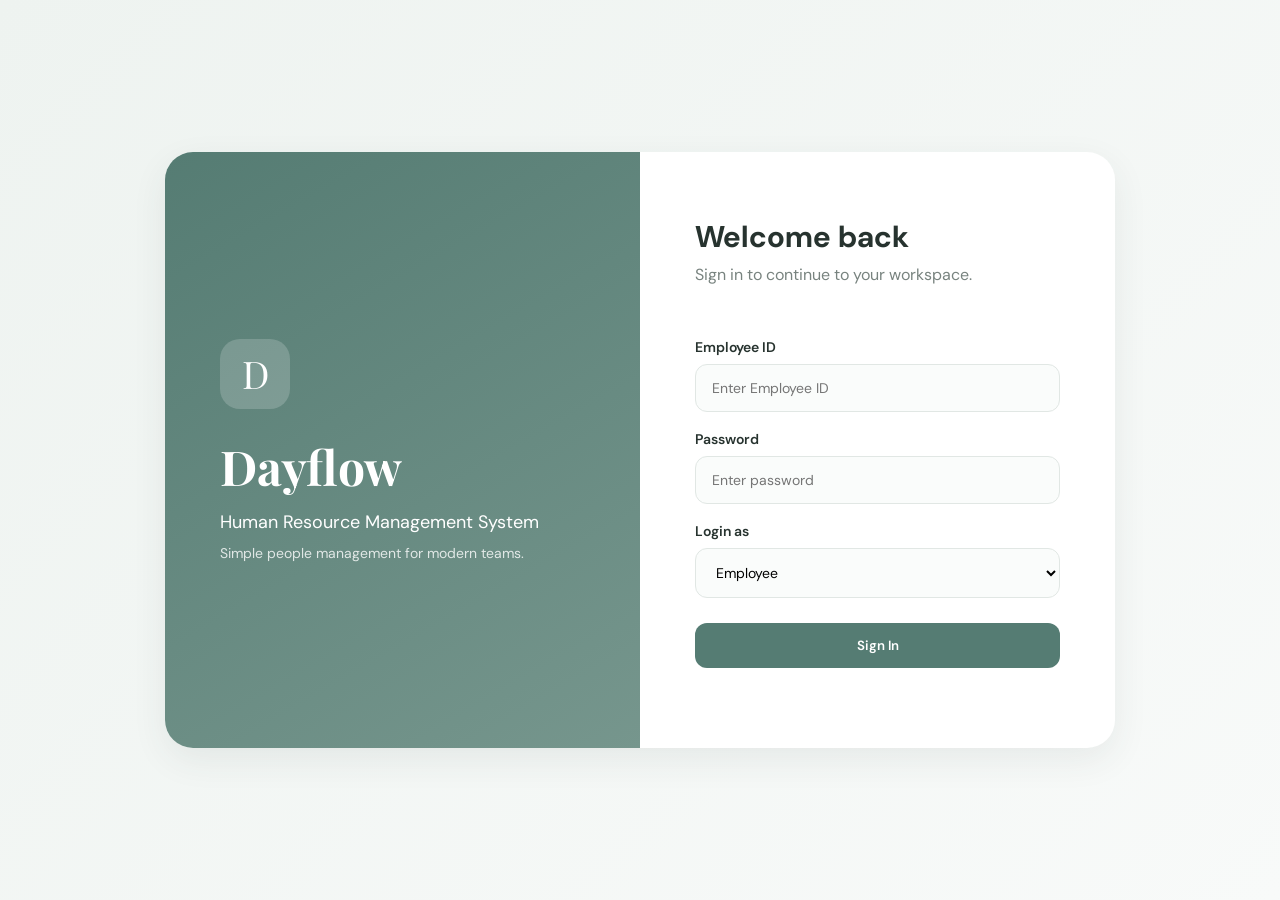
<file: index.html>
<!DOCTYPE html>
<html lang="en">
<head>
    <meta charset="UTF-8">
    <meta name="viewport" content="width=device-width, initial-scale=1.0">
    <title>Dayflow | HRMS</title>
    <link rel="stylesheet" href="style.css">
</head>

<body class="login-page">

    <div class="login-wrapper">

        <div class="login-brand">
            <div class="brand-logo">D</div>

            <h1>Dayflow</h1>

            <p>Human Resource Management System</p>

            <span>
                Simple people management for modern teams.
            </span>
        </div>

        <div class="login-box">

            <div class="login-heading">
                <h2>Welcome back</h2>
                <p>Sign in to continue to your workspace.</p>
            </div>

            <form id="loginForm">

                <label for="employeeId">Employee ID</label>

                <input
                    type="text"
                    id="employeeId"
                    placeholder="Enter Employee ID"
                    autocomplete="username"
                >

                <label for="password">Password</label>

                <input
                    type="password"
                    id="password"
                    placeholder="Enter password"
                    autocomplete="current-password"
                >

                <label for="role">Login as</label>

                <select id="role">
                    <option value="employee">Employee</option>
                    <option value="hr">HR / Admin</option>
                </select>

                <button type="submit" class="primary-btn login-btn">
                    Sign In
                </button>

            </form>

            <p id="loginMessage" class="login-message"></p>

        </div>

    </div>

    <script src="script.js"></script>

</body>
</html>
</file>
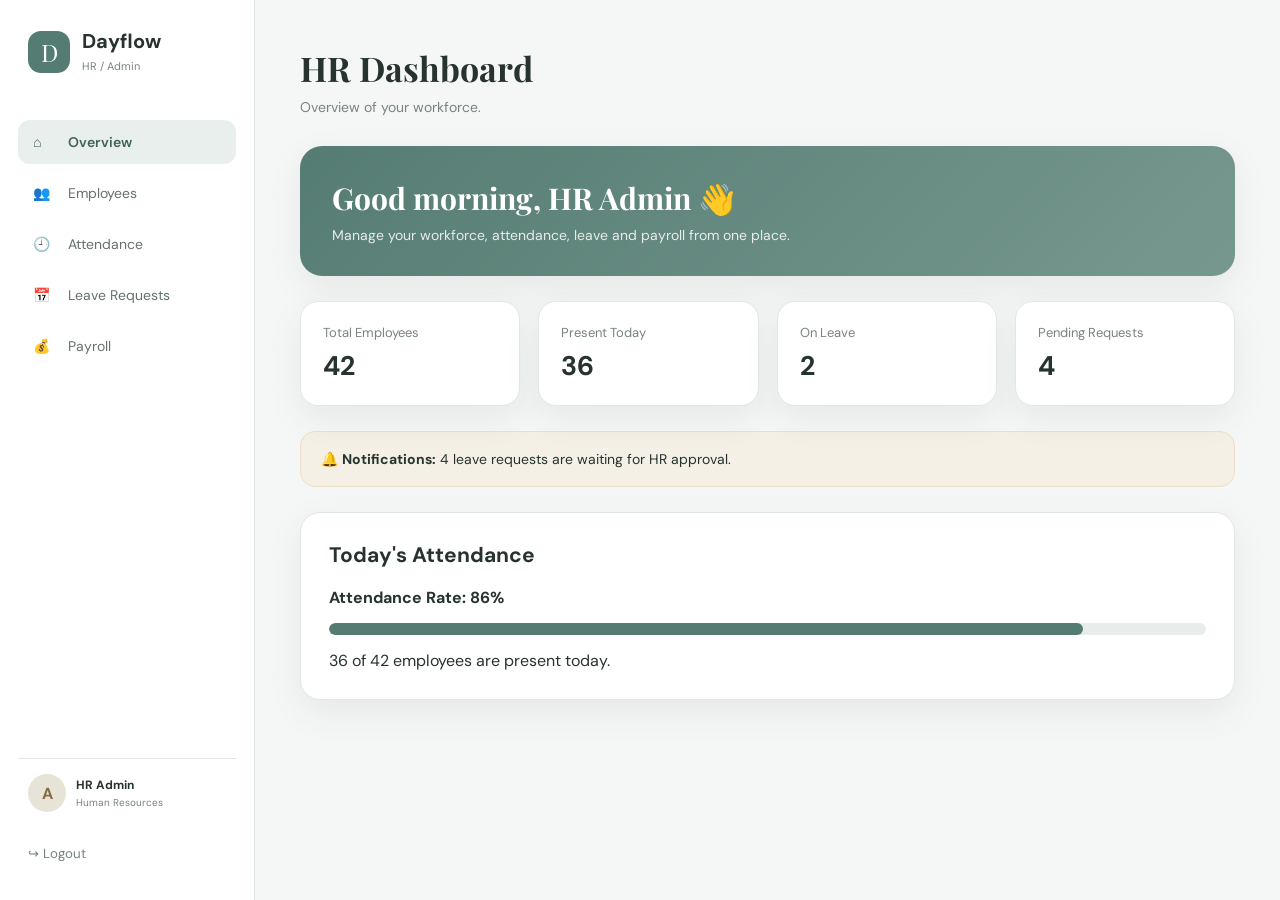
<file: admin.html>
<!DOCTYPE html>
<html lang="en">

<head>
    <meta charset="UTF-8">
    <meta name="viewport" content="width=device-width, initial-scale=1.0">

    <title>Dayflow | HR Admin</title>

    <link rel="stylesheet" href="style.css">
</head>

<body class="dashboard-body">

<div class="app-layout">

    <aside class="sidebar">

        <div class="sidebar-brand">

            <div class="small-logo">D</div>

            <div>
                <h2>Dayflow</h2>
                <span>HR / Admin</span>
            </div>

        </div>


        <nav class="sidebar-nav">

            <button onclick="showAdminSection('overview')" class="nav-item active">
                <span>⌂</span>
                Overview
            </button>

            <button onclick="showAdminSection('employees')" class="nav-item">
                <span>👥</span>
                Employees
            </button>

            <button onclick="showAdminSection('attendance')" class="nav-item">
                <span>🕘</span>
                Attendance
            </button>

            <button onclick="showAdminSection('leave')" class="nav-item">
                <span>📅</span>
                Leave Requests
            </button>

            <button onclick="showAdminSection('payroll')" class="nav-item">
                <span>💰</span>
                Payroll
            </button>

        </nav>


        <div class="sidebar-bottom">

            <div class="mini-user">

                <div class="avatar admin-avatar">A</div>

                <div>
                    <strong>HR Admin</strong>
                    <span>Human Resources</span>
                </div>

            </div>

            <button onclick="logout()" class="logout-side">
                ↪ Logout
            </button>

        </div>

    </aside>


    <main class="main-content">

        <div id="adminContent"></div>

    </main>

</div>

<script src="script.js"></script>

</body>
</html>
</file>
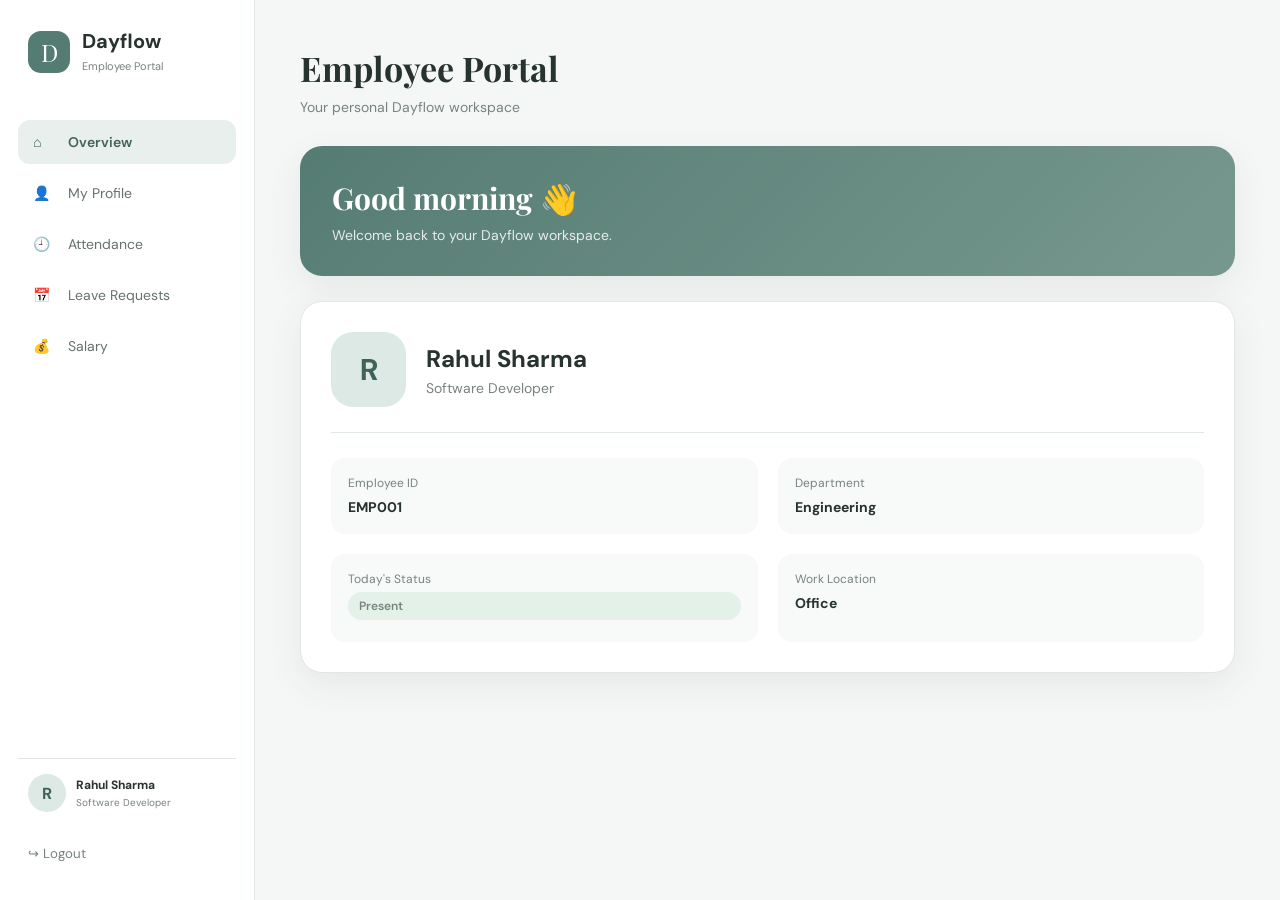
<file: employee.html>
<!DOCTYPE html>
<html lang="en">

<head>
    <meta charset="UTF-8">
    <meta name="viewport" content="width=device-width, initial-scale=1.0">
    <title>Dayflow | Employee</title>
    <link rel="stylesheet" href="style.css">
</head>

<body class="dashboard-body">

<div class="app-layout">

    <aside class="sidebar">

        <div class="sidebar-brand">
            <div class="small-logo">D</div>

            <div>
                <h2>Dayflow</h2>
                <span>Employee Portal</span>
            </div>
        </div>

        <nav class="sidebar-nav">

            <button onclick="showEmployeeSection('overview')" class="nav-item active">
                <span>⌂</span>
                Overview
            </button>

            <button onclick="showEmployeeSection('profile')" class="nav-item">
                <span>👤</span>
                My Profile
            </button>

            <button onclick="showEmployeeSection('attendance')" class="nav-item">
                <span>🕘</span>
                Attendance
            </button>

            <button onclick="showEmployeeSection('leave')" class="nav-item">
                <span>📅</span>
                Leave Requests
            </button>

            <button onclick="showEmployeeSection('salary')" class="nav-item">
                <span>💰</span>
                Salary
            </button>

        </nav>

        <div class="sidebar-bottom">

            <div class="mini-user">
                <div class="avatar">R</div>

                <div>
                    <strong>Rahul Sharma</strong>
                    <span>Software Developer</span>
                </div>
            </div>

            <button onclick="logout()" class="logout-side">
                ↪ Logout
            </button>

        </div>

    </aside>


    <main class="main-content">

        <div id="employeeContent"></div>

    </main>

</div>

<script src="script.js"></script>

</body>
</html>
</file>
<file: style.css>
@import url('https://fonts.googleapis.com/css2?family=DM+Sans:wght@400;500;600;700&family=Playfair+Display:wght@600&display=swap');

* {
    margin: 0;
    padding: 0;
    box-sizing: border-box;
}

:root {
    --bg: #f5f7f6;
    --white: #ffffff;
    --primary: #557c73;
    --primary-dark: #3f625a;
    --soft: #e8efec;
    --text: #27332f;
    --muted: #78837f;
    --border: #e1e7e4;
    --green: #3f8f68;
    --red: #c96b6b;
    --yellow: #c49a4a;
    --shadow: 0 12px 35px rgba(50, 70, 64, 0.08);
}

body {
    font-family: "DM Sans", sans-serif;
    background: var(--bg);
    color: var(--text);
}

/* ================= LOGIN ================= */

.login-page {
    min-height: 100vh;
    background: linear-gradient(135deg, #eef3f0, #f8faf9);
    display: flex;
    align-items: center;
    justify-content: center;
    padding: 30px;
}

.login-wrapper {
    width: 950px;
    max-width: 100%;
    min-height: 560px;
    background: var(--white);
    border-radius: 28px;
    box-shadow: var(--shadow);
    display: grid;
    grid-template-columns: 1fr 1fr;
    overflow: hidden;
}

.login-brand {
    background: linear-gradient(150deg, #557c73, #76968d);
    color: white;
    padding: 70px 55px;
    display: flex;
    flex-direction: column;
    justify-content: center;
}

.brand-logo {
    width: 70px;
    height: 70px;
    border-radius: 20px;
    background: rgba(255,255,255,0.18);
    display: flex;
    align-items: center;
    justify-content: center;
    font-family: "Playfair Display", serif;
    font-size: 38px;
    margin-bottom: 25px;
}

.login-brand h1 {
    font-family: "Playfair Display", serif;
    font-size: 48px;
    margin-bottom: 12px;
}

.login-brand p {
    font-size: 18px;
    margin-bottom: 10px;
}

.login-brand span {
    opacity: 0.8;
    font-size: 14px;
}

.login-box {
    padding: 65px 55px;
    display: flex;
    flex-direction: column;
    justify-content: center;
}

.login-heading h2 {
    font-size: 30px;
    margin-bottom: 8px;
}

.login-heading p {
    color: var(--muted);
    margin-bottom: 35px;
}

label {
    display: block;
    font-size: 14px;
    font-weight: 600;
    margin: 18px 0 8px;
}

input,
select {
    width: 100%;
    padding: 14px 16px;
    border: 1px solid var(--border);
    border-radius: 12px;
    outline: none;
    font-family: inherit;
    font-size: 14px;
    background: #fafcfb;
}

input:focus,
select:focus {
    border-color: var(--primary);
    box-shadow: 0 0 0 3px rgba(85,124,115,0.1);
}

.primary-btn {
    border: none;
    background: var(--primary);
    color: white;
    padding: 14px 22px;
    border-radius: 12px;
    font-family: inherit;
    font-weight: 600;
    cursor: pointer;
    transition: 0.25s;
}

.primary-btn:hover {
    background: var(--primary-dark);
    transform: translateY(-1px);
}

.login-btn {
    width: 100%;
    margin-top: 25px;
}

.login-message {
    text-align: center;
    color: var(--red);
    margin-top: 15px;
    font-size: 14px;
}

/* ================= LAYOUT ================= */

.dashboard-body {
    min-height: 100vh;
}

.app-layout {
    display: flex;
    min-height: 100vh;
}

/* ================= SIDEBAR ================= */

.sidebar {
    width: 255px;
    background: #ffffff;
    border-right: 1px solid var(--border);
    padding: 28px 18px;
    display: flex;
    flex-direction: column;
    position: fixed;
    height: 100vh;
    left: 0;
    top: 0;
}

.sidebar-brand {
    display: flex;
    align-items: center;
    gap: 12px;
    padding: 0 10px;
    margin-bottom: 45px;
}

.small-logo {
    width: 42px;
    height: 42px;
    background: var(--primary);
    color: white;
    border-radius: 13px;
    display: flex;
    justify-content: center;
    align-items: center;
    font-family: "Playfair Display", serif;
    font-size: 24px;
}

.sidebar-brand h2 {
    font-size: 20px;
}

.sidebar-brand span {
    color: var(--muted);
    font-size: 11px;
}

.sidebar-nav {
    display: flex;
    flex-direction: column;
    gap: 7px;
}

.nav-item {
    border: none;
    background: transparent;
    padding: 13px 15px;
    border-radius: 12px;
    text-align: left;
    color: #66716d;
    font-family: inherit;
    font-size: 14px;
    cursor: pointer;
    display: flex;
    align-items: center;
    gap: 13px;
    transition: 0.25s;
}

.nav-item span {
    width: 22px;
}

.nav-item:hover {
    background: var(--soft);
    color: var(--primary-dark);
}

.nav-item.active {
    background: var(--soft);
    color: var(--primary-dark);
    font-weight: 600;
}

.sidebar-bottom {
    margin-top: auto;
}

.mini-user {
    display: flex;
    align-items: center;
    gap: 10px;
    padding: 15px 10px;
    border-top: 1px solid var(--border);
    margin-bottom: 8px;
}

.avatar {
    width: 38px;
    height: 38px;
    border-radius: 50%;
    background: #dce9e5;
    color: var(--primary-dark);
    display: flex;
    align-items: center;
    justify-content: center;
    font-weight: 700;
}

.admin-avatar {
    background: #e8e3d7;
    color: #826d42;
}

.mini-user strong {
    display: block;
    font-size: 12px;
}

.mini-user span {
    display: block;
    color: var(--muted);
    font-size: 10px;
    margin-top: 3px;
}

.logout-side {
    width: 100%;
    border: none;
    background: transparent;
    color: var(--muted);
    padding: 10px;
    text-align: left;
    cursor: pointer;
    border-radius: 10px;
    font-family: inherit;
}

.logout-side:hover {
    background: #f8eeee;
    color: var(--red);
}

/* ================= MAIN ================= */

.main-content {
    margin-left: 255px;
    width: calc(100% - 255px);
    padding: 45px;
    min-height: 100vh;
}

.page-header {
    margin-bottom: 30px;
}

.page-header h1 {
    font-family: "Playfair Display", serif;
    font-size: 34px;
    margin-bottom: 7px;
}

.page-header p {
    color: var(--muted);
    font-size: 14px;
}

/* ================= OVERVIEW ================= */

.welcome-card {
    background: linear-gradient(135deg, #557c73, #77988e);
    color: white;
    border-radius: 22px;
    padding: 32px;
    margin-bottom: 25px;
    box-shadow: var(--shadow);
}

.welcome-card h1 {
    font-family: "Playfair Display", serif;
    font-size: 30px;
    margin-bottom: 8px;
}

.welcome-card p {
    opacity: 0.85;
    font-size: 14px;
}

.stats-grid {
    display: grid;
    grid-template-columns: repeat(4, 1fr);
    gap: 18px;
    margin-bottom: 25px;
}

.stat-card {
    background: white;
    border: 1px solid var(--border);
    border-radius: 18px;
    padding: 22px;
    box-shadow: var(--shadow);
    transition: 0.25s;
}

.stat-card:hover {
    transform: translateY(-3px);
}

.stat-card p {
    color: var(--muted);
    font-size: 13px;
    margin-bottom: 7px;
}

.stat-card h2,
.stat-card h3 {
    font-size: 27px;
}

.stat-icon {
    font-size: 25px;
    margin-bottom: 12px;
}

.notification {
    background: #f5f0e5;
    border: 1px solid #eadfc8;
    padding: 18px 20px;
    border-radius: 15px;
    margin-bottom: 25px;
    font-size: 14px;
}

.content-card {
    background: white;
    border: 1px solid var(--border);
    border-radius: 20px;
    padding: 28px;
    box-shadow: var(--shadow);
    margin-bottom: 25px;
}

.content-card h2 {
    margin-bottom: 18px;
    font-size: 21px;
}

.attendance-bar {
    height: 12px;
    background: #e8edeb;
    border-radius: 20px;
    overflow: hidden;
    margin: 15px 0;
}

.attendance-progress {
    width: 86%;
    height: 100%;
    background: var(--primary);
    border-radius: 20px;
}

/* ================= PROFILE ================= */

.profile-card {
    background: white;
    border: 1px solid var(--border);
    border-radius: 22px;
    padding: 30px;
    box-shadow: var(--shadow);
}

.profile-top {
    display: flex;
    align-items: center;
    gap: 20px;
    padding-bottom: 25px;
    border-bottom: 1px solid var(--border);
    margin-bottom: 25px;
}

.large-avatar {
    width: 75px;
    height: 75px;
    border-radius: 22px;
    background: #dce9e5;
    color: var(--primary-dark);
    display: flex;
    align-items: center;
    justify-content: center;
    font-size: 30px;
    font-weight: 700;
}

.profile-top h2 {
    margin-bottom: 5px;
}

.profile-top p {
    color: var(--muted);
    font-size: 14px;
}

.profile-details {
    display: grid;
    grid-template-columns: repeat(2, 1fr);
    gap: 20px;
}

.detail-box {
    background: #f8faf9;
    border-radius: 14px;
    padding: 17px;
}

.detail-box span {
    color: var(--muted);
    font-size: 12px;
    display: block;
    margin-bottom: 5px;
}

.detail-box strong {
    font-size: 14px;
}

/* ================= TABLE ================= */

.table-wrapper {
    overflow-x: auto;
}

table {
    width: 100%;
    border-collapse: collapse;
}

th {
    background: #f5f8f6;
    color: var(--muted);
    font-size: 12px;
    text-align: left;
    padding: 15px;
}

td {
    padding: 16px 15px;
    border-bottom: 1px solid var(--border);
    font-size: 13px;
}

tr:last-child td {
    border-bottom: none;
}

/* ================= BADGES ================= */

.badge {
    display: inline-block;
    padding: 6px 11px;
    border-radius: 20px;
    font-size: 11px;
    font-weight: 600;
}

.present {
    background: #e3f1e9;
    color: var(--green);
}

.absent {
    background: #f7e4e4;
    color: var(--red);
}

.leave {
    background: #f5eedc;
    color: var(--yellow);
}

.pending {
    background: #f5eedc;
    color: #9a7a31;
}

.approved {
    background: #e3f1e9;
    color: var(--green);
}

/* ================= SEARCH ================= */

.search-box {
    margin-bottom: 20px;
}

.search-box input {
    max-width: 350px;
}

/* ================= BUTTONS ================= */

.action-btn {
    border: none;
    background: var(--primary);
    color: white;
    padding: 10px 16px;
    border-radius: 10px;
    font-family: inherit;
    cursor: pointer;
    font-size: 12px;
}

.action-btn:hover {
    background: var(--primary-dark);
}

.secondary-btn {
    border: 1px solid var(--border);
    background: white;
    color: var(--text);
    padding: 11px 17px;
    border-radius: 10px;
    cursor: pointer;
    font-family: inherit;
}

.button-row {
    display: flex;
    gap: 12px;
    flex-wrap: wrap;
}

/* ================= FORM ================= */

.form-grid {
    display: grid;
    grid-template-columns: repeat(2, 1fr);
    gap: 18px;
}

.form-group {
    margin-bottom: 5px;
}

.form-group label {
    margin-top: 0;
}

/* ================= EMPLOYEE CARDS ================= */

.employee-grid {
    display: grid;
    grid-template-columns: repeat(3, 1fr);
    gap: 18px;
}

.employee-card {
    background: white;
    border: 1px solid var(--border);
    border-radius: 18px;
    padding: 22px;
    transition: 0.25s;
}

.employee-card:hover {
    transform: translateY(-3px);
    box-shadow: var(--shadow);
}

.employee-card-top {
    display: flex;
    gap: 13px;
    align-items: center;
    margin-bottom: 18px;
}

.employee-card h3 {
    font-size: 15px;
}

.employee-card p {
    color: var(--muted);
    font-size: 12px;
    margin-top: 3px;
}

.employee-info {
    border-top: 1px solid var(--border);
    padding-top: 15px;
}

.employee-info div {
    display: flex;
    justify-content: space-between;
    margin-bottom: 9px;
    font-size: 12px;
}

.employee-info span {
    color: var(--muted);
}

/* ================= PAYROLL ================= */

.salary-total {
    font-size: 17px;
    font-weight: 700;
    color: var(--primary-dark);
}

/* ================= MOBILE ================= */

@media (max-width: 1000px) {

    .stats-grid {
        grid-template-columns: repeat(2, 1fr);
    }

    .employee-grid {
        grid-template-columns: repeat(2, 1fr);
    }
}

@media (max-width: 750px) {

    .login-wrapper {
        grid-template-columns: 1fr;
    }

    .login-brand {
        padding: 40px;
    }

    .login-box {
        padding: 40px;
    }

    .sidebar {
        width: 75px;
        padding: 20px 10px;
    }

    .sidebar-brand div:last-child,
    .nav-item:not(.active)::after,
    .sidebar-bottom .mini-user div:last-child {
        display: none;
    }

    .sidebar-brand {
        justify-content: center;
    }

    .nav-item {
        justify-content: center;
        font-size: 0;
    }

    .nav-item span {
        font-size: 18px;
    }

    .main-content {
        margin-left: 75px;
        width: calc(100% - 75px);
        padding: 25px;
    }

    .stats-grid,
    .employee-grid,
    .profile-details,
    .form-grid {
        grid-template-columns: 1fr;
    }
}

@media (max-width: 500px) {

    .login-page {
        padding: 15px;
    }

    .login-brand {
        padding: 30px;
    }

    .login-box {
        padding: 30px;
    }

    .main-content {
        padding: 18px;
    }

    .welcome-card {
        padding: 24px;
    }
}
.signup-link {
    text-align: center;
    margin-top: 20px;
}

.signup-link p {
    margin-bottom: 6px;
    color: #6b7280;
}

.signup-link button {
    border: none;
    background: none;
    color: #5b6f92;
    font-weight: 600;
    cursor: pointer;
}

.signup-link button:hover {
    text-decoration: underline;
}

.signup-box {
    margin-top: 20px;
    padding-top: 20px;
    border-top: 1px solid #e5e7eb;
}

.signup-box h3 {
    margin-bottom: 15px;
}

.signup-box input,
.signup-box select {
    width: 100%;
    margin-bottom: 12px;
}
</file>
